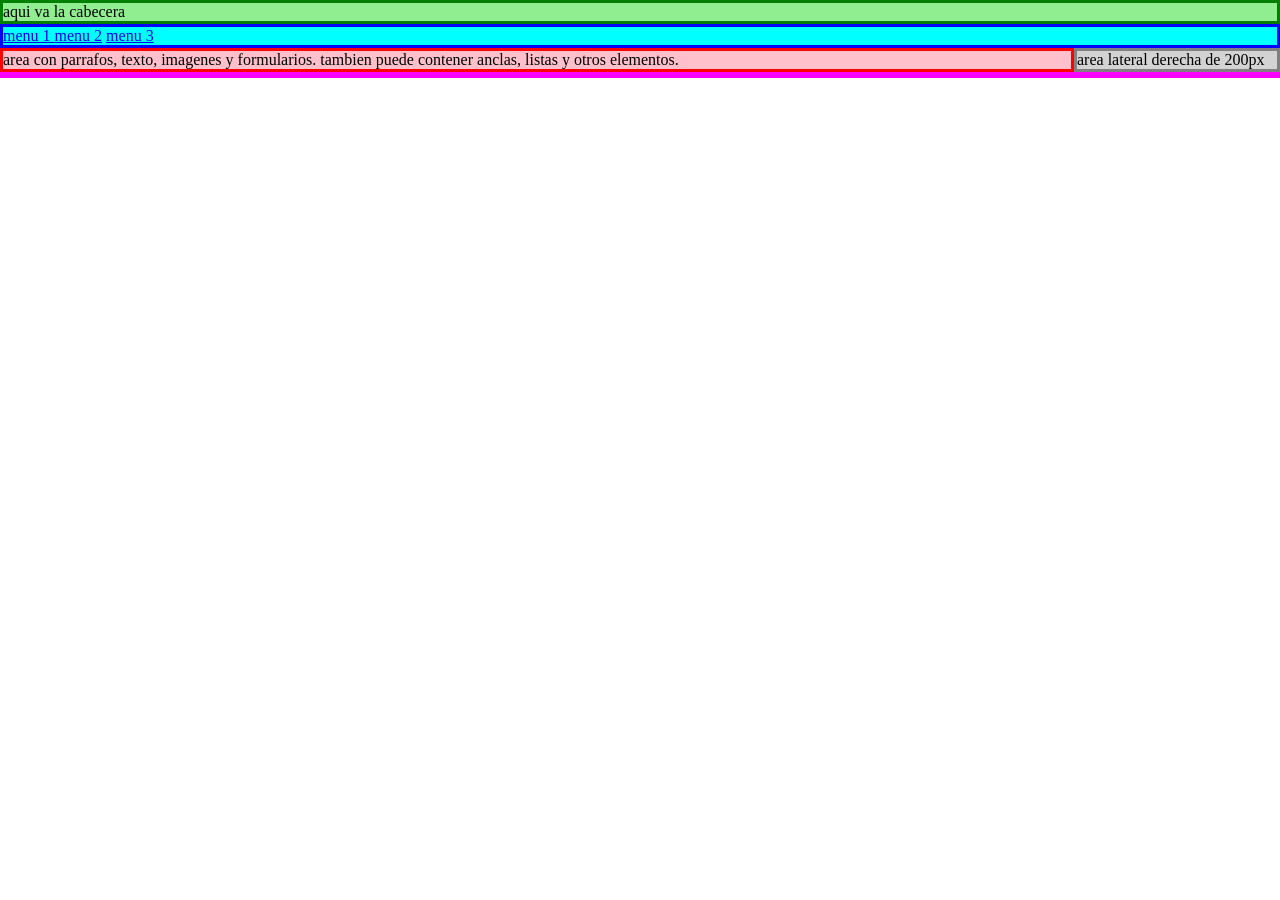
<file: html/EJERCICIO_2/index.html>
<!DOCTYPE html>
<html lang="es">
    <head>
        <title>Mi primera pagina</title>
        <meta charset="UTF-8">
        <meta name="viewport" content="width=device-width, initial-scale=1.0">
        <link rel="stylesheet" href="estilo.css">
    </head>
    <body>
        <header id="cabeceraPagina">
           aqui va la cabecera
        </header>

        <nav id="menuSuperior">
            <a href="https://web.whatsapp.com/">menu 1 </a>
            <a href="https://www.sena.edu.co/">menu 2</a>
            <a href="https://www.youtube.com/?app=desktop&hl=es">menu 3 </a>
        </nav>

        <main>
            <section id="areaInformacion">
                area con parrafos, texto, imagenes y formularios.
                tambien puede contener anclas, listas y otros elementos.
            </section>

            <aside id="areaDerecha">
                area lateral derecha de 200px

            </aside>
        </main>

        <footer id="piePagina">
            
        </footer>
    </body>
</html>
</file>
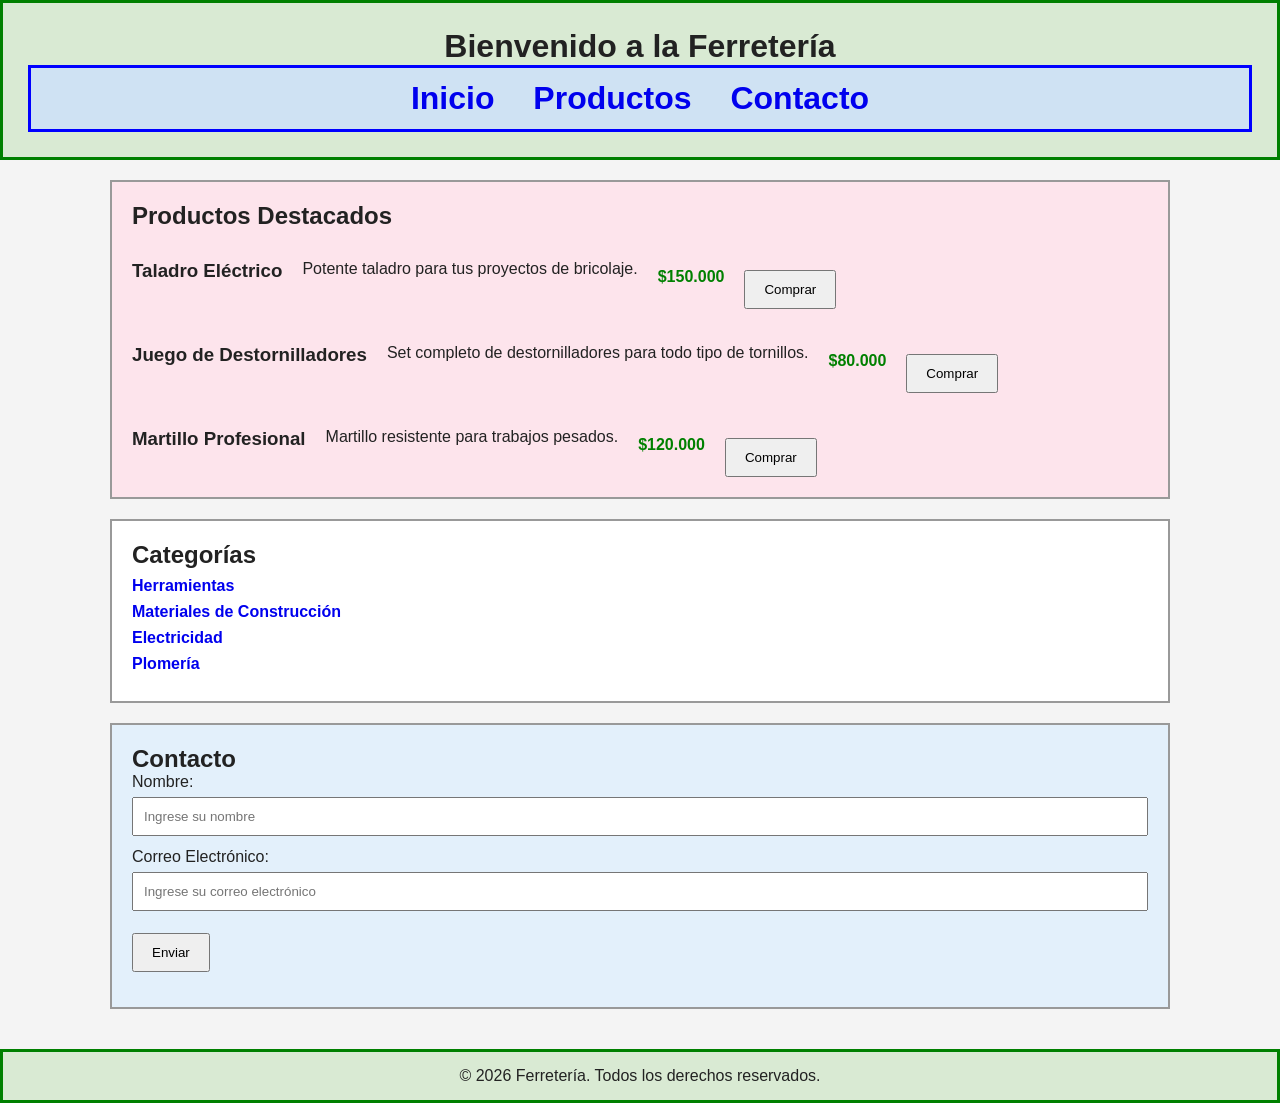
<file: html/FERRETERIA/index.html>
<html lang="es">
        <head>
            <meta charset="UTF-8" />
            <meta name="viewport" content="width=device-width, initial-scale=1.0" />
            <title>Ferretería</title>
            <link rel="stylesheet" href="CSS/estilos.css" />

        </head>
        <body>
            <header>
                <h1>Bienvenido a la Ferretería  
                <nav>
                    <ul>
                        <li><a href="index.html">Inicio</a></li>
                        <li><a href="productos.html">Productos</a></li>
                        <li><a href="contacto.html">Contacto</a></li>
                    </ul>
                </nav>
            </header>

            <main>
                <section ID="productos-destacados" class="fondo-rosado">
                    <h2>Productos Destacados</h2>
                    <article class="productos">
                        <article class="productos">
                            <h3>Taladro Eléctrico</h3>
                            <p>Potente taladro para tus proyectos de bricolaje.</p>
                            <p class="precio">$150.000</p>
                            <button class="btn-comprar" data-producto="taladro">
                                Comprar
                                </button>
                        </article>
                        <article class="productos">
                            <h3>Juego de Destornilladores</h3>
                            <p>Set completo de destornilladores para todo tipo de tornillos.</p>
                            <p class="precio">$80.000</p>
                            <button class="btn-comprar" data-producto="destornilladores">
                                Comprar
                                </button>
                        </article>
                        <article class="productos">
                            <h3>Martillo Profesional</h3>
                            <p>Martillo resistente para trabajos pesados.</p>
                            <p class="precio">$120.000</p>
                            <button class="btn-comprar" data-producto="martillo">
                                Comprar
                                </button>


                        </article>
                    </article>
                </section>
                <aside>
                    <h2>Categorías</h2>
                    <ul>
                        <li><a href="herramientas.html">Herramientas</a></li>
                        <li><a href="materiales.html">Materiales de Construcción</a></li>
                        <li><a href="electricidad.html">Electricidad</a></li>
                        <li><a href="plomeria.html">Plomería</a></li>
                    </ul>
                </aside>

                <section id="contacto" class="fondo-azul">
                    <h2>Contacto</h2>
                    <from id="formulario-contacto">
                        <label for="nombre">Nombre:</label>
                        <input type="text" id="nombre" name="nombre" 
                        placeholder= "Ingrese su nombre" required />


                        <label for="email">Correo Electrónico:</label>
                        <input type="email" id="email" name="email"
                         placeholder="Ingrese su correo electrónico" required />

                        <button type="submit">Enviar</button>
                    </from>
                    <p id="mensaje"></p>
                </section>
            </main>
            <footer>
                <p>&copy; 2026 Ferretería. Todos los derechos reservados.</p>
            </footer>
            
        </body>
    </html>
</file>
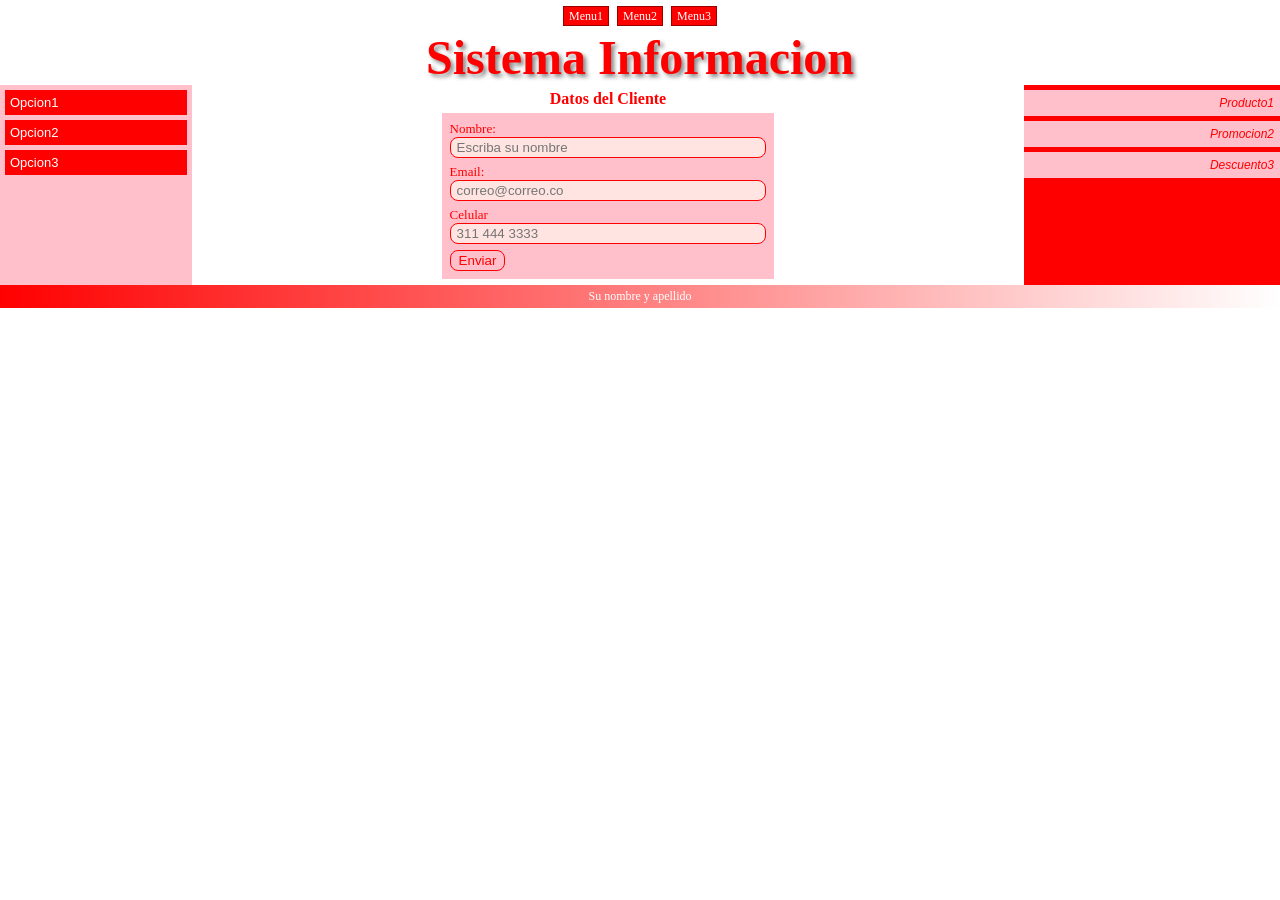
<file: html/HTML6/index.html>
<!DOCTYPE html>
<html lang="es">
<head>
  <meta charset="UTF-8">
  <meta name="viewport" content="width=device-width, initial-scale=1">
  <title>Diseño 2 - Sistema Información</title>
  <link rel="stylesheet" href="estilo.css">
</head>
<body>
  <nav>
    <a href="#">Menu1</a>
    <a href="#">Menu2</a>
    <a href="#">Menu3</a>
  </nav>

  <header>
    <h1>Sistema Informacion</h1>
  </header>

  <main>
    <aside class="izquierda">
      <a href="#">Opcion1</a>
      <a href="#">Opcion2</a>
      <a href="#">Opcion3</a>
    </aside>

    <section>
      <h1>Datos del Cliente</h1>
      <div class="formulario">
        <form action="#" method="post">
          <label for="nombre">Nombre:</label>
          <input type="text" id="nombre" placeholder="Escriba su nombre">

          <label for="email">Email:</label>
          <input type="email" id="email" placeholder="correo@correo.co">

          <label for="celular">Celular</label>
          <input type="tel" id="celular" placeholder="311 444 3333">

          <button type="submit">Enviar</button>
        </form>
      </div>
    </section>

    <aside class="derecha">
      <a href="#">Producto1</a>
      <a href="#">Promocion2</a>
      <a href="#">Descuento3</a>
    </aside>
  </main>

  <footer>
    Su nombre y apellido
  </footer>
</body>
</html>
</file>
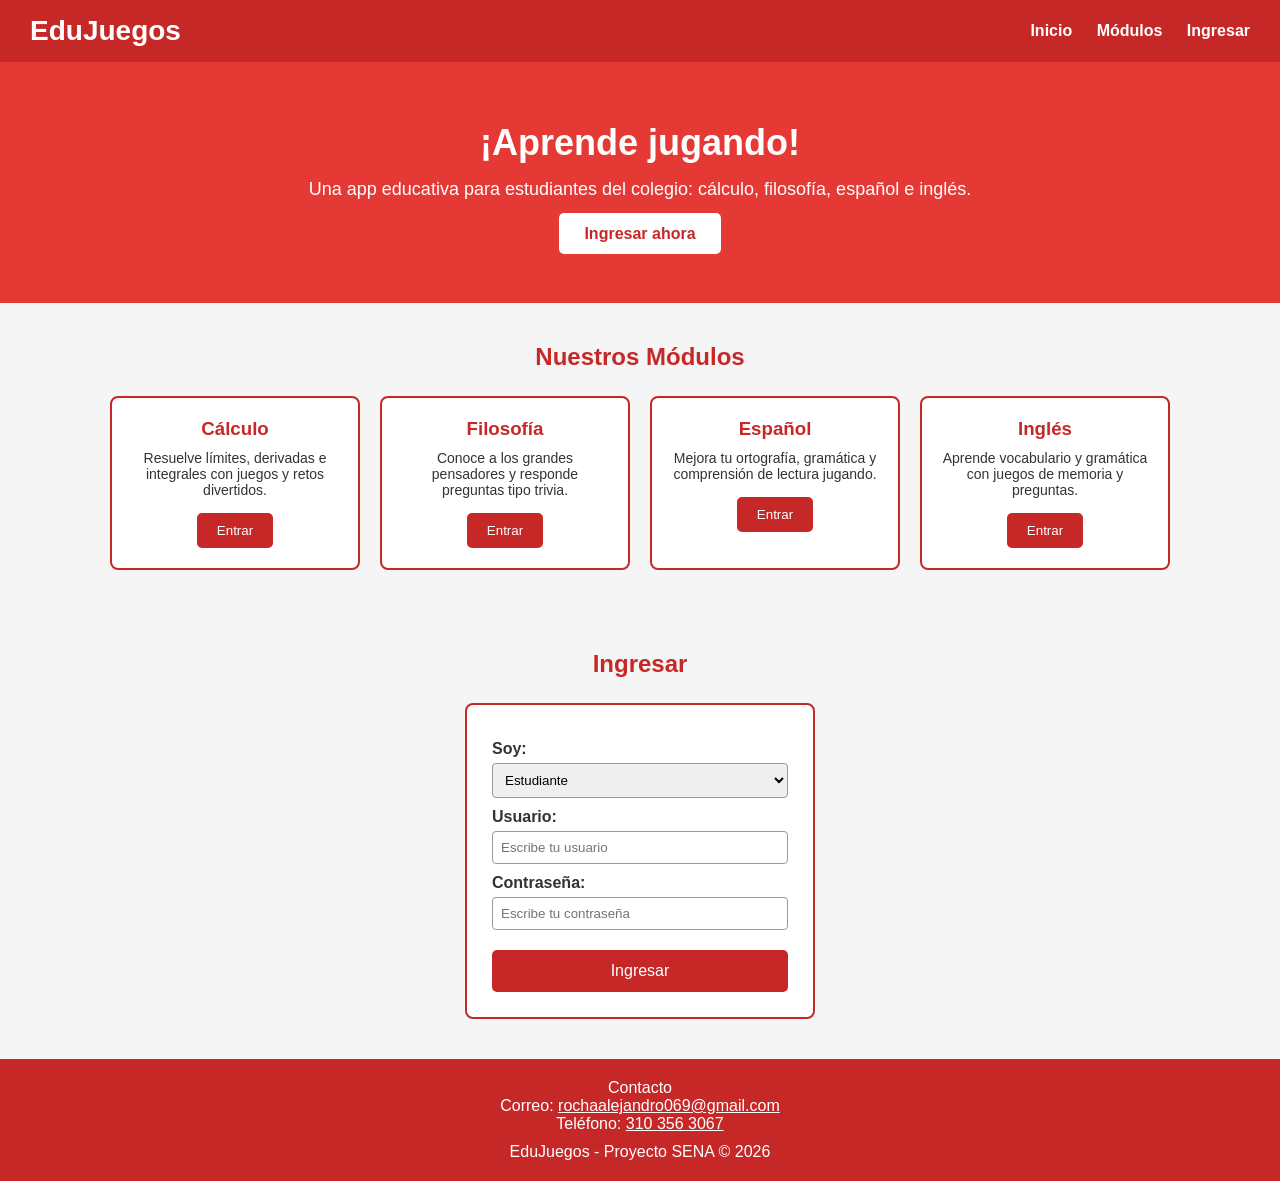
<file: html/PAGINA WED/index.html>
<!DOCTYPE html>
<html lang="es">
<head>
  <meta charset="UTF-8">
  <meta name="viewport" content="width=device-width, initial-scale=1.0">
  <title>EduJuegos - Aprende jugando</title>

  <style>
    /* ====== ESTILOS BÁSICOS ====== */
    * {
      margin: 0;
      padding: 0;
      box-sizing: border-box;
    }

    body {
      font-family: Arial, sans-serif;
      background-color: #f5f5f5;
      color: #333;
    }

    /* ====== ENCABEZADO ====== */
    header {
      background-color: #c62828;
      color: white;
      padding: 15px 30px;
      display: flex;
      justify-content: space-between;
      align-items: center;
    }

    header h1 {
      font-size: 28px;
    }

    nav a {
      color: white;
      text-decoration: none;
      margin-left: 20px;
      font-weight: bold;
    }

    nav a:hover {
      text-decoration: underline;
    }

    /* ====== SECCIÓN INICIO ====== */
    #inicio {
      background-color: #e53935;
      color: white;
      text-align: center;
      padding: 60px 20px;
    }

    #inicio h2 {
      font-size: 36px;
      margin-bottom: 15px;
      color: white;
    }

    #inicio p {
      font-size: 18px;
      margin-bottom: 25px;
    }

    .boton {
      background-color: white;
      color: #c62828;
      padding: 12px 25px;
      text-decoration: none;
      font-weight: bold;
      border-radius: 5px;
      border: none;
      cursor: pointer;
      font-size: 16px;
    }

    .boton:hover {
      background-color: #ffcdd2;
    }

    /* ====== SECCIONES GENERALES ====== */
    section {
      padding: 40px 30px;
    }

    section h2 {
      color: #c62828;
      text-align: center;
      margin-bottom: 25px;
    }

    /* ====== MÓDULOS ====== */
    .modulos {
      display: flex;
      flex-wrap: wrap;
      gap: 20px;
      justify-content: center;
    }

    .tarjeta {
      background-color: white;
      border: 2px solid #c62828;
      border-radius: 8px;
      padding: 20px;
      width: 250px;
      text-align: center;
    }

    .tarjeta h3 {
      color: #c62828;
      margin-bottom: 10px;
    }

    .tarjeta p {
      margin-bottom: 15px;
      font-size: 14px;
    }

    .tarjeta button {
      background-color: #c62828;
      color: white;
      border: none;
      padding: 10px 20px;
      border-radius: 5px;
      cursor: pointer;
    }

    .tarjeta button:hover {
      background-color: #8e0000;
    }

    /* ====== FORMULARIO DE INGRESO ====== */
    .formulario {
      background-color: white;
      max-width: 350px;
      margin: 0 auto;
      padding: 25px;
      border: 2px solid #c62828;
      border-radius: 8px;
    }

    .formulario label {
      display: block;
      margin-top: 10px;
      font-weight: bold;
    }

    .formulario input,
    .formulario select {
      width: 100%;
      padding: 8px;
      margin-top: 5px;
      border: 1px solid #999;
      border-radius: 4px;
    }

    .formulario button {
      width: 100%;
      margin-top: 20px;
      background-color: #c62828;
      color: white;
      border: none;
      padding: 12px;
      font-size: 16px;
      border-radius: 5px;
      cursor: pointer;
    }

    .formulario button:hover {
      background-color: #8e0000;
    }

    /* ====== PIE DE PÁGINA ====== */
    footer {
      background-color: #c62828;
      color: white;
      text-align: center;
      padding: 20px;
    }
  </style>
</head>

<body>

  <!-- ENCABEZADO -->
  <header>
    <h1>EduJuegos</h1>
    <nav>
      <a href="#inicio">Inicio</a>
      <a href="#modulos">Módulos</a>
      <a href="#ingreso">Ingresar</a>
    </nav>
  </header>

  <!-- INICIO -->
  <section id="inicio">
    <h2>¡Aprende jugando!</h2>
    <p>Una app educativa para estudiantes del colegio: cálculo, filosofía, español e inglés.</p>
    <a href="#ingreso" class="boton">Ingresar ahora</a>
  </section>

  <!-- MÓDULOS -->
  <section id="modulos">
    <h2>Nuestros Módulos</h2>
    <div class="modulos">

      <div class="tarjeta">
        <h3>Cálculo</h3>
        <p>Resuelve límites, derivadas e integrales con juegos y retos divertidos.</p>
        <button onclick="alert('Módulo de Cálculo próximamente')">Entrar</button>
      </div>

      <div class="tarjeta">
        <h3>Filosofía</h3>
        <p>Conoce a los grandes pensadores y responde preguntas tipo trivia.</p>
        <button onclick="alert('Módulo de Filosofía próximamente')">Entrar</button>
      </div>

      <div class="tarjeta">
        <h3>Español</h3>
        <p>Mejora tu ortografía, gramática y comprensión de lectura jugando.</p>
        <button onclick="alert('Módulo de Español próximamente')">Entrar</button>
      </div>

      <div class="tarjeta">
        <h3>Inglés</h3>
        <p>Aprende vocabulario y gramática con juegos de memoria y preguntas.</p>
        <button onclick="alert('Módulo de Inglés próximamente')">Entrar</button>
      </div>

    </div>
  </section>

  <!-- INGRESO -->
  <section id="ingreso">
    <h2>Ingresar</h2>
    <div class="formulario">
      <label for="tipo">Soy:</label>
      <select id="tipo">
        <option value="estudiante">Estudiante</option>
        <option value="docente">Docente</option>
        <option value="admin">Administrador</option>
      </select>

      <label for="usuario">Usuario:</label>
      <input type="text" id="usuario" placeholder="Escribe tu usuario">

      <label for="clave">Contraseña:</label>
      <input type="password" id="clave" placeholder="Escribe tu contraseña">

      <button onclick="ingresar()">Ingresar</button>
    </div>
  </section>

  <!-- PIE DE PÁGINA -->
  <footer>
    <p>Contacto</p>
    <p>Correo: <a href="mailto:rochaalejandro069@gmail.com" style="color: white;">rochaalejandro069@gmail.com</a></p>
    <p>Teléfono: <a href="tel:+573103563067" style="color: white;">310 356 3067</a></p>
    <p style="margin-top: 10px;">EduJuegos - Proyecto SENA © 2026</p>
  </footer>

  <script>
    // Función sencilla para el ingreso (es una simulación)
    function ingresar() {
      var usuario = document.getElementById("usuario").value;
      var clave = document.getElementById("clave").value;
      var tipo = document.getElementById("tipo").value;

      if (usuario === "" || clave === "") {
        alert("Por favor completa todos los campos");
      } else {
        alert("Bienvenido " + usuario + " (" + tipo + ")");
      }
    }
  </script>

</body>
</html>
</file>
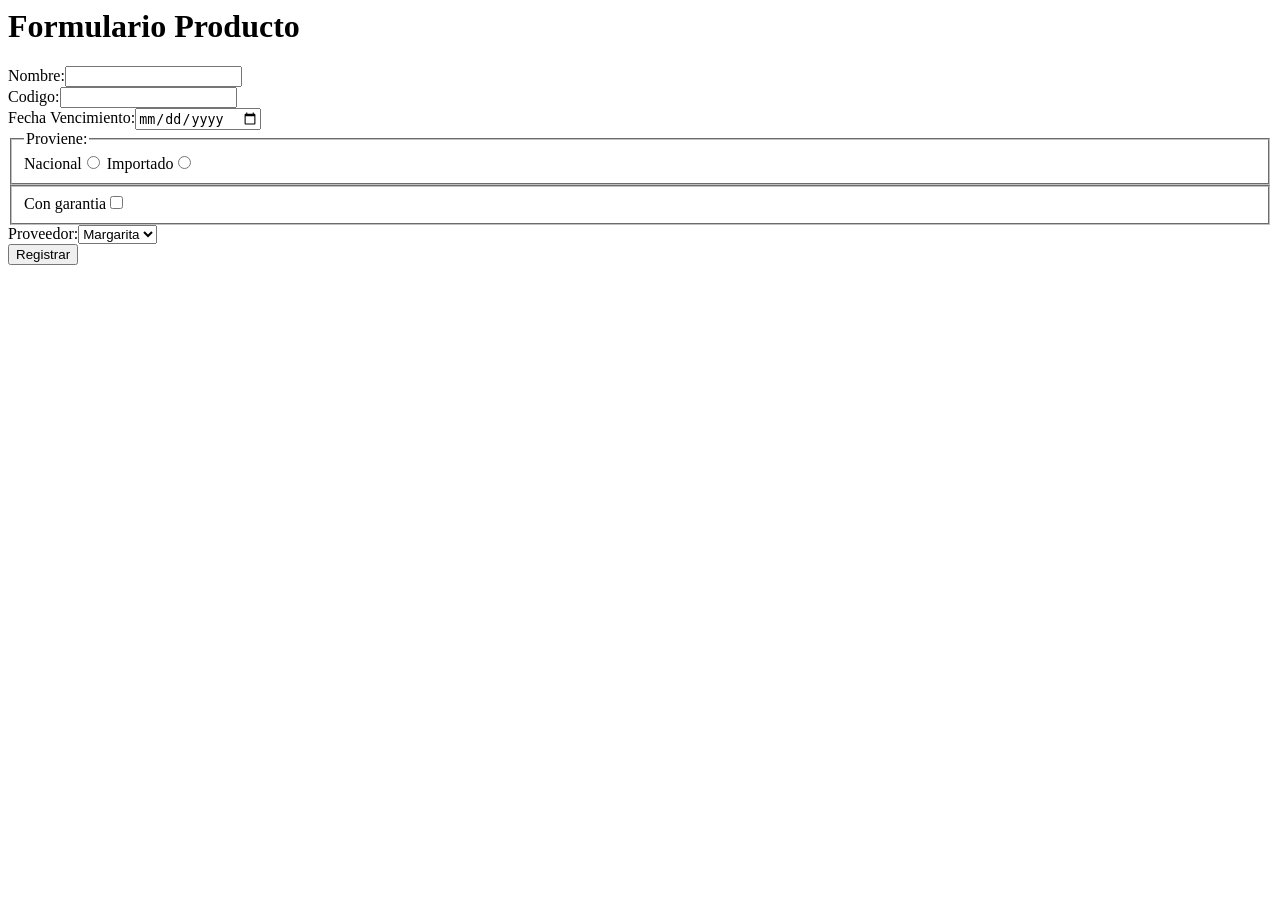
<file: html/EJERCICIO_1/INDEX2.HTML>
<html>
<head></head>
<body>
<h1>Formulario Producto</h1>
<form>
<label>Nombre:</label><input type="text"><br>
<label>Codigo:</label><input type="number"><br>
<label>Fecha Vencimiento:</label><input type="date"><br>
<fieldset><legend>Proviene:</legend>
    <label>Nacional<input type="radio"></label>
    <label>Importado<input type="radio"></label>
</fieldset>
<fieldset>
   <label>Con garantia<input type="checkbox"><label><br>
</fieldset>
<label>Proveedor:</label><select><option>Margarita</option></select><br>
<button>Registrar</button>
</form>
</body></html>
</file>
<file: html/EJERCICIO_2/estilo.css>
*{
margin: 0px;
padding: 0px;
}
#cabeceraPagina{
border: 3px solid green;
background-color: lightgreen;
}
#menuSuperior{
border: 3px solid blue;
background-color: cyan;
}
#menuSuperior li{
list-style: none;
display: inline-block;
padding: 5px;
}

main{
display: flex;
}
#areaInformacion{
flex: auto;
border: 3px solid red;
background-color: pink;
}
#areaDerecha{
width: 200px;
border: 3px solid gray;
background-color: lightgray;
}
#piePagina{
border: 3px solid magenta;
background-color: violet;
}
</file>
<file: html/FERRETERIA/CSS/estilos.css>
* {
    margin: 0;
    padding: 0;
    box-sizing: border-box;
}

body {
    font-family: Arial, sans-serif;
    background-color: #f4f4f4;
    color: #222;
}

header {
    background-color: #d9ead3;
    border: 3px solid green;
    padding: 25px;
    text-align: center;
}

nav {
    background-color: #cfe2f3;
    border: 3px solid blue;
    padding: 12px;
}

nav ul {
    list-style: none;
    text-align: center;
}

nav li {
    display: inline-block;
    margin: 0 15px;
}

nav a {
    text-decoration: none;
    font-weight: bold;
}

main {
    max-width: 1100px;
    margin: auto;
    padding: 20px;
}

section, aside {
    background-color: white;
    border: 2px solid #999;
    padding: 20px;
    margin-bottom: 20px;
}

/* Colores de fondo de las secciones */
.fondo-rosado {
    background-color: #fde4ec;
}

.fondo-azul {
    background-color: #e3f0fb;
}

/* Lista de categorías del aside */
aside ul {
    list-style: none;
}

aside li {
    margin: 8px 0;
}

aside a {
    text-decoration: none;
    font-weight: bold;
}

/* Productos */
.productos {
    display: flex;
    gap: 20px;
    flex-wrap: wrap;
    margin-top: 15px;
}

.producto {
    flex: 1;
    min-width: 220px;
    border: 2px solid #555;
    padding: 20px;
    border-radius: 10px;
    background-color: white;
}

.precio {
    font-weight: bold;
    color: green;
    margin-top: 8px;
}

button {
    padding: 10px 18px;
    margin-top: 10px;
    cursor: pointer;
}

/* Formulario de contacto */
#contacto form {
    max-width: 450px;
}

label, input {
    display: block;
    width: 100%;
}

input {
    padding: 10px;
    margin: 6px 0 12px;
}

#mensaje {
    margin-top: 15px;
    font-weight: bold;
}

/* Pie de página */
footer {
    background-color: #d9ead3;
    border: 3px solid green;
    padding: 15px;
    text-align: center;
}
</file>
<file: html/HTML6/estilo.css>
* { box-sizing: border-box; }
body { margin: 0; font-family: "Times New Roman", serif; background: #fff; }

nav { text-align: center; padding: 6px; }
nav a { background: red; color: #fff; font-size: 12px; padding: 2px 5px; margin: 0 2px;
  text-decoration: none; border: 1px solid #900; }

header { text-align: center; }
header h1 { margin: 0; color: red; font-size: 48px; font-weight: bold;
  text-shadow: 3px 3px 4px #888; }

main { display: flex; min-height: 200px; }

aside.izquierda { width: 15%; padding: 5px; background: #ffc0cb; }
aside.izquierda a { display: block; background: red; color: #fff; font-family: Arial, sans-serif;
  font-size: 13px; padding: 5px; margin-bottom: 5px; text-decoration: none; }

section { flex: 1; text-align: center; }
section h1 { color: red; font-size: 16px; margin: 5px 0; }

.formulario { width: 40%; margin: 0 auto; background: #ffc0cb; padding: 8px; text-align: left; }
.formulario label { display: block; color: red; font-size: 13px; }
.formulario input { width: 100%; margin-bottom: 6px; border: 1px solid red; border-radius: 8px;
  background: #ffe4e1; padding: 2px 6px; }
.formulario button { border: 1px solid red; border-radius: 8px; background: #ffc0cb;
  color: red; padding: 2px 8px; }

aside.derecha { width: 20%; background: red; padding-top: 5px; }
aside.derecha a { display: block; background: #ffc0cb; color: red; text-align: right;
  font-family: Arial, sans-serif; font-style: italic; font-size: 12px; padding: 6px;
  margin-bottom: 5px; text-decoration: none; }

footer { background: linear-gradient(to right, red, #fff); color: #fff; text-align: center;
  font-size: 12px; padding: 4px; }
</file>
